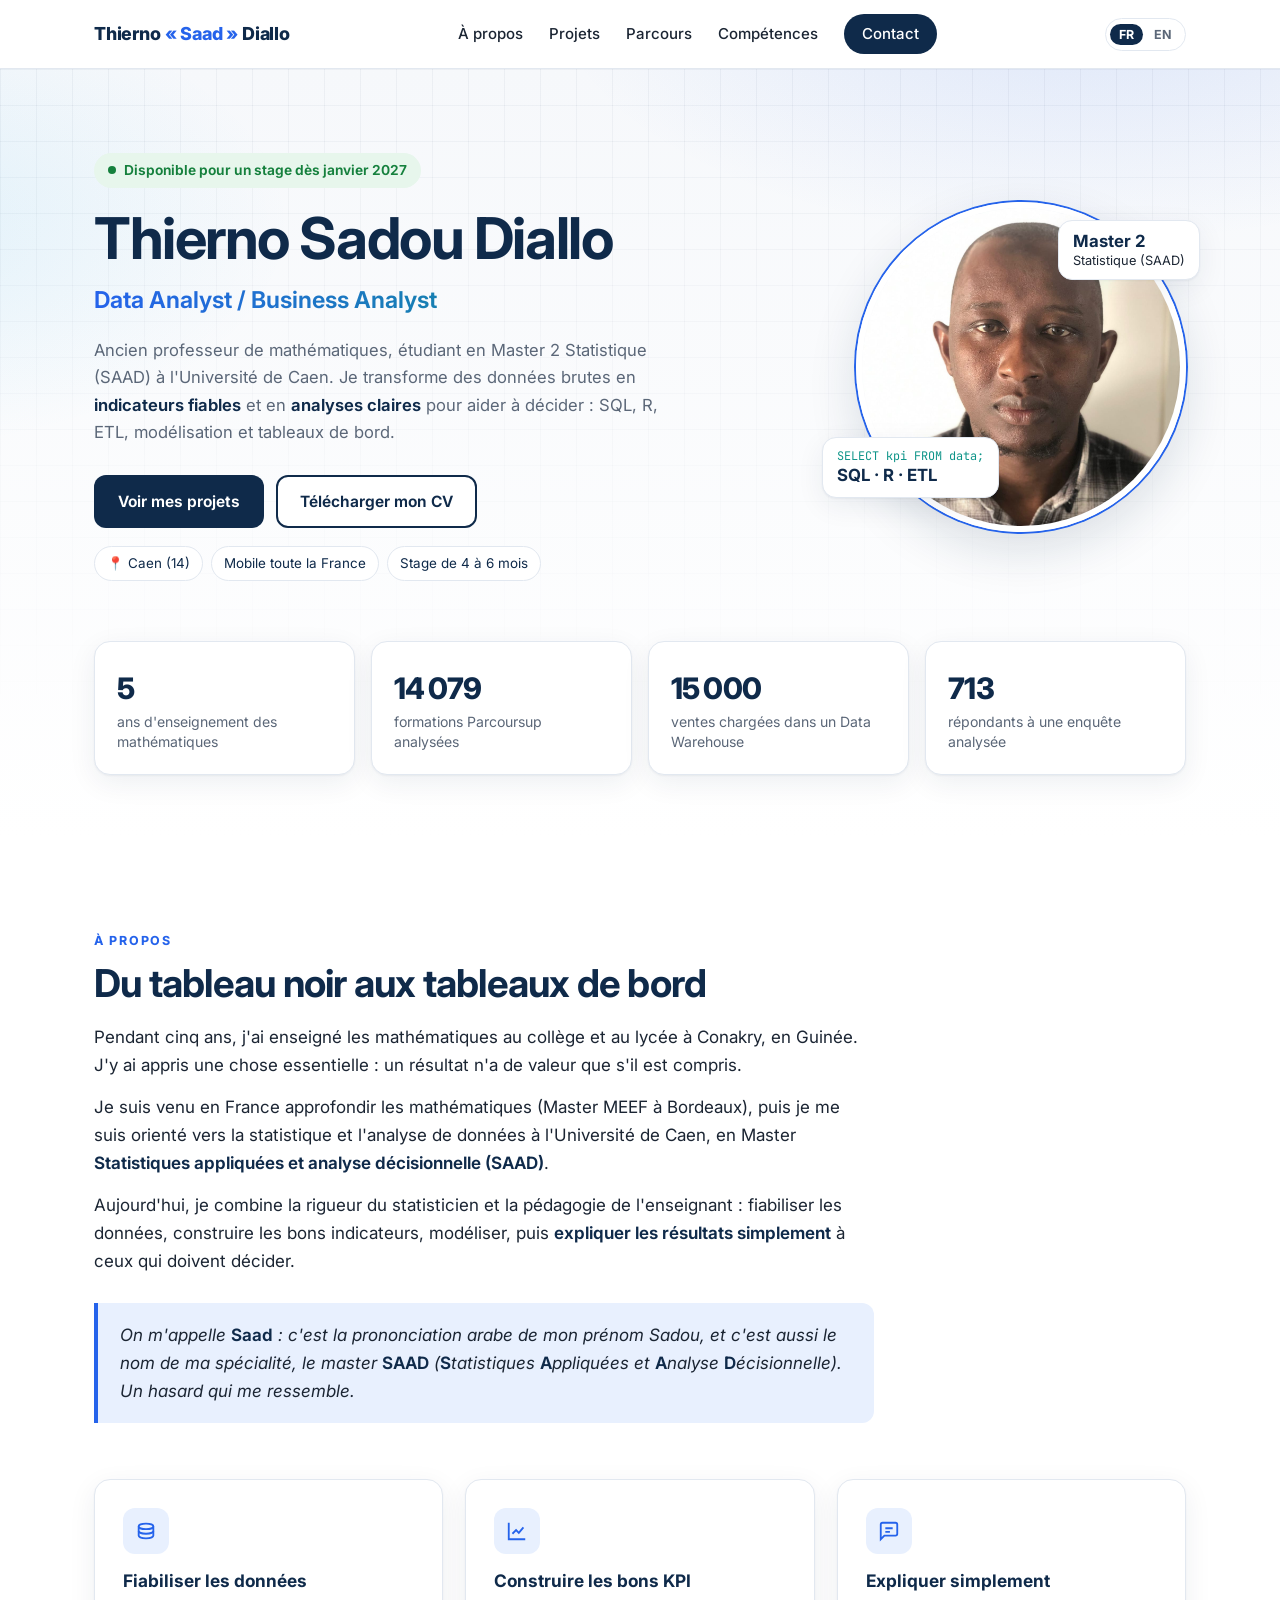
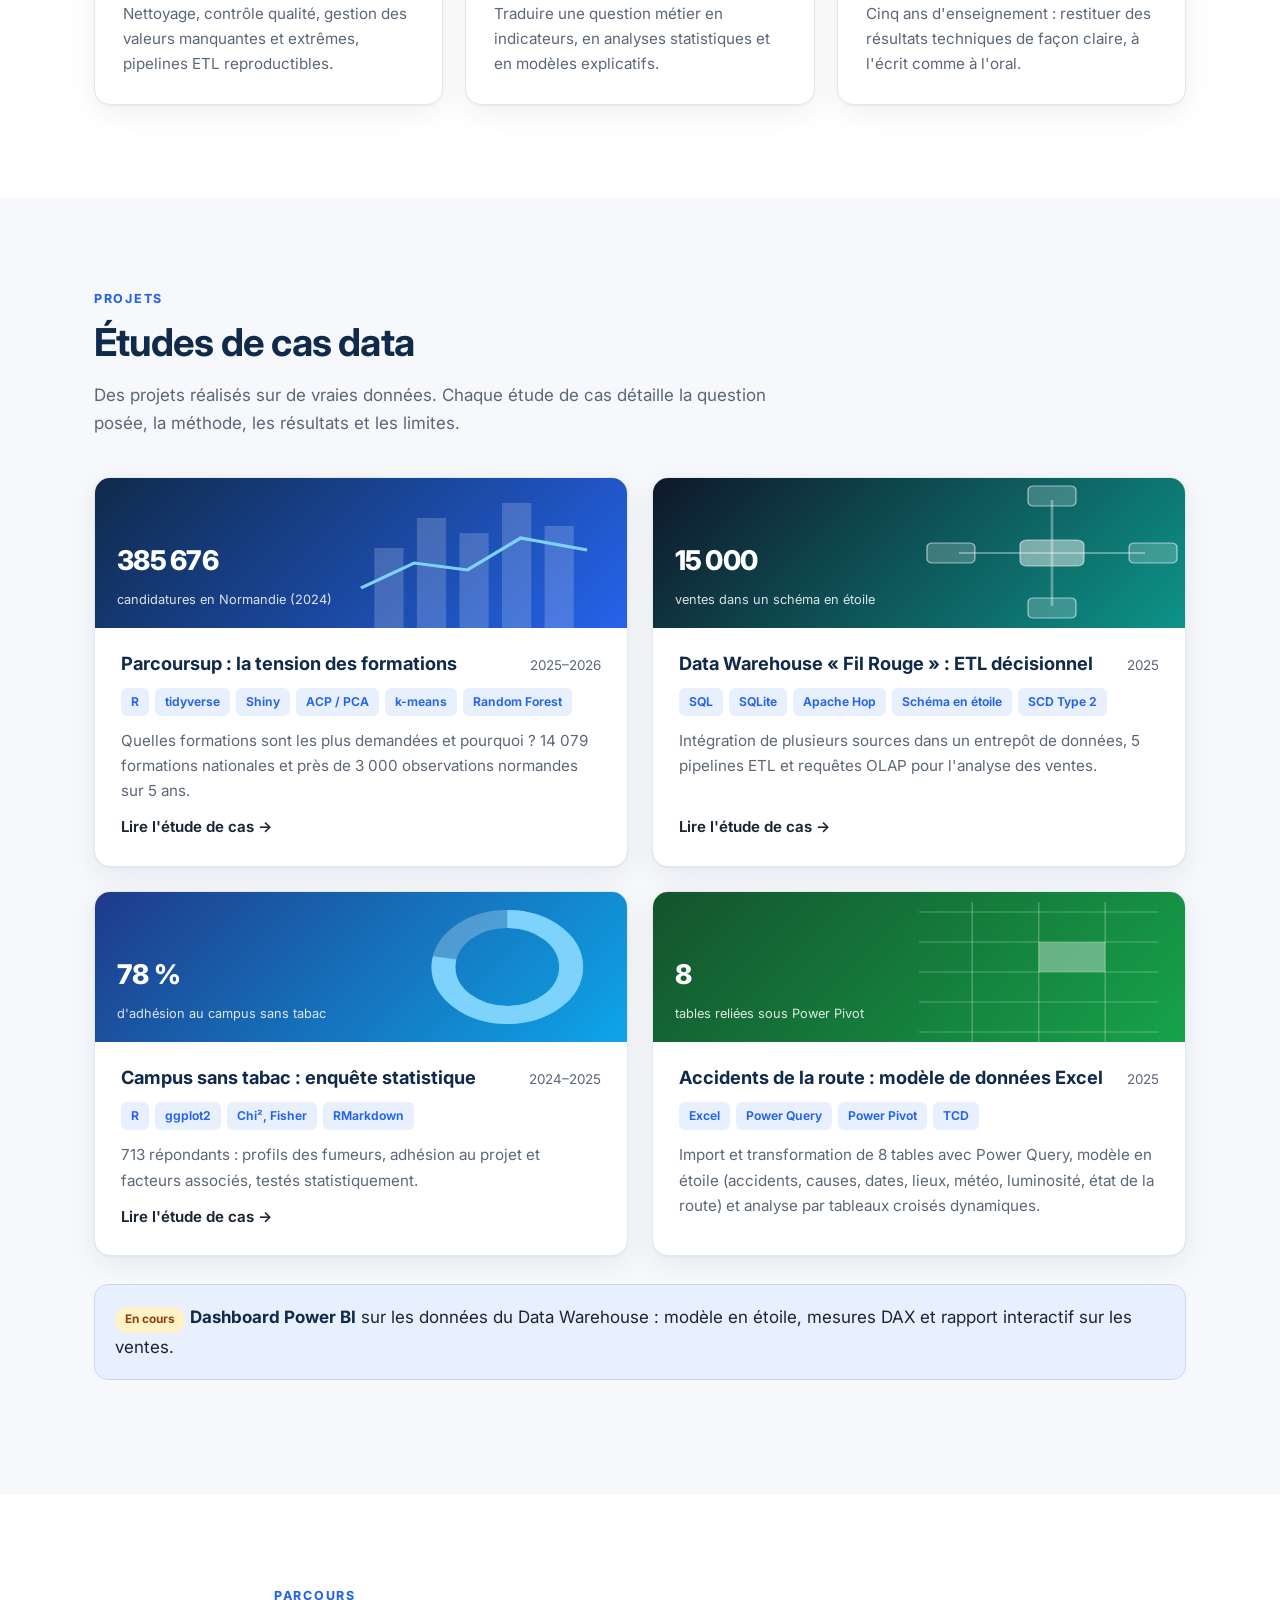
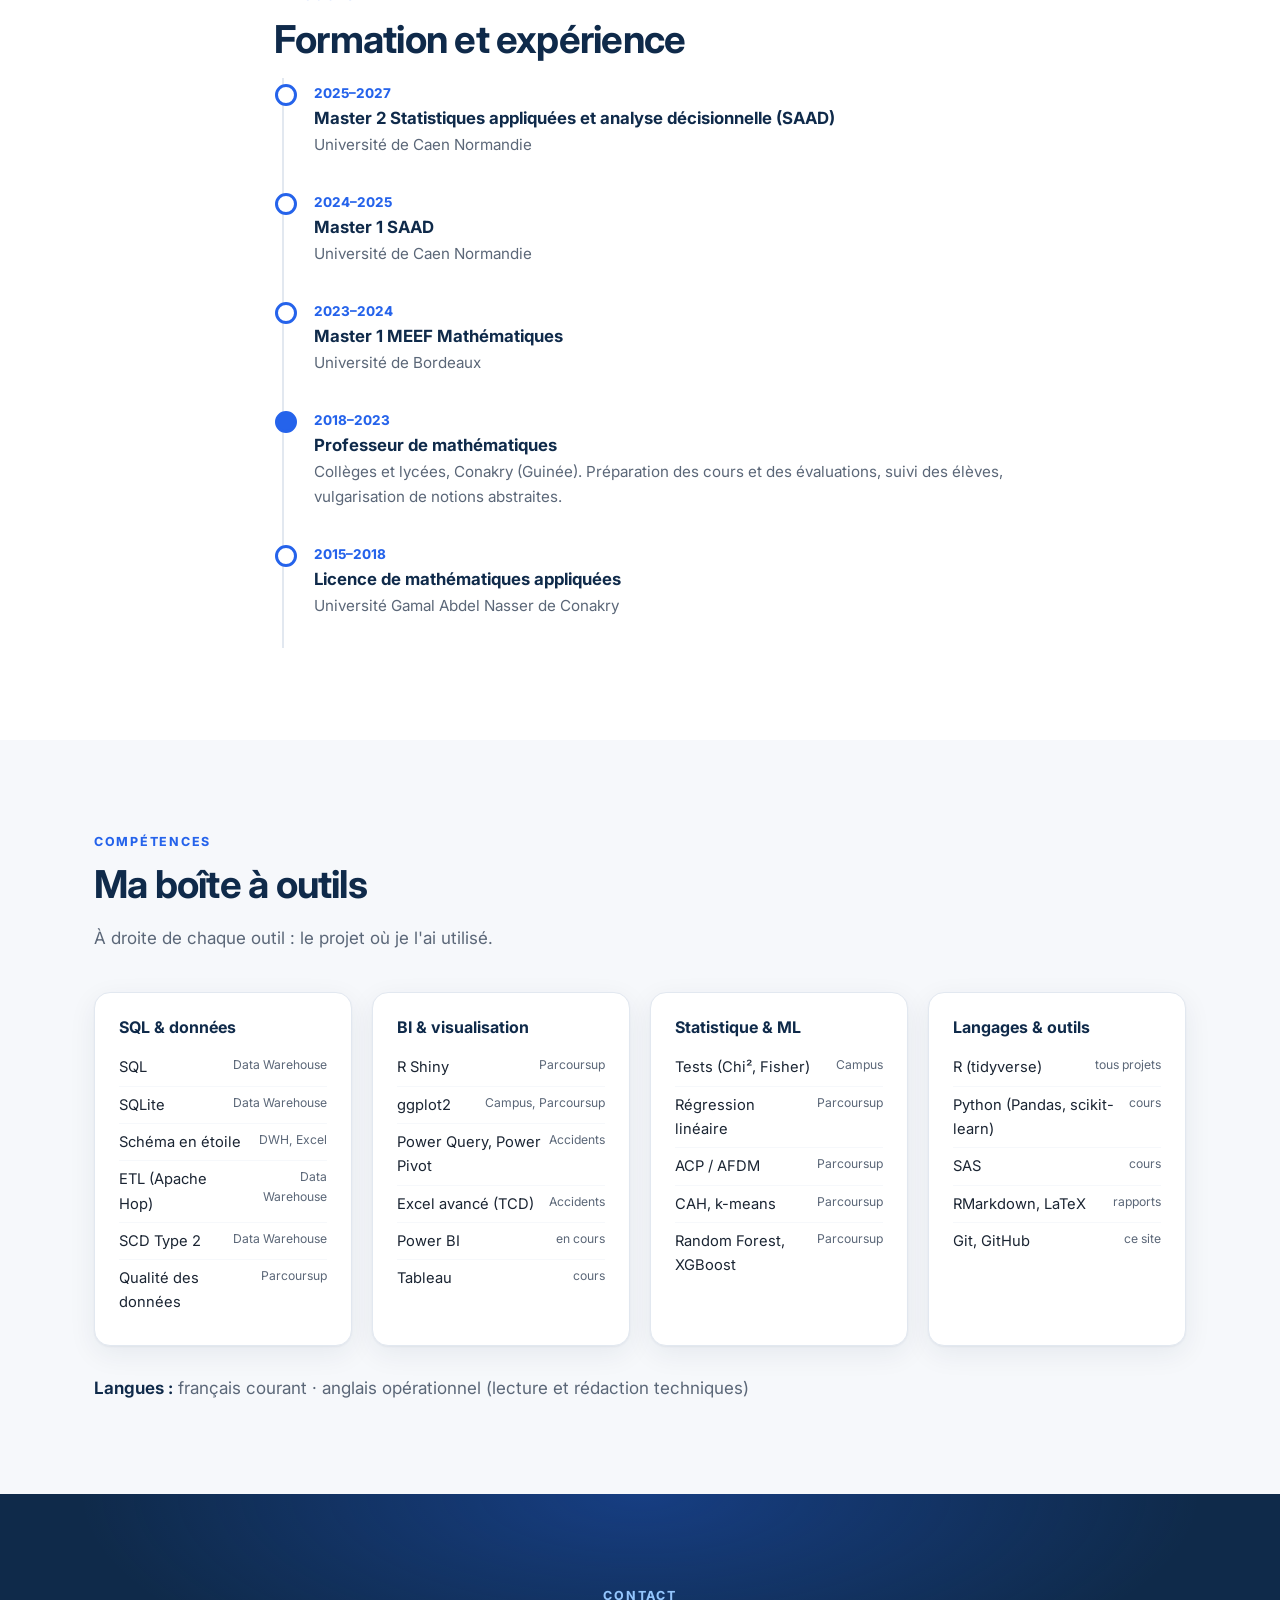
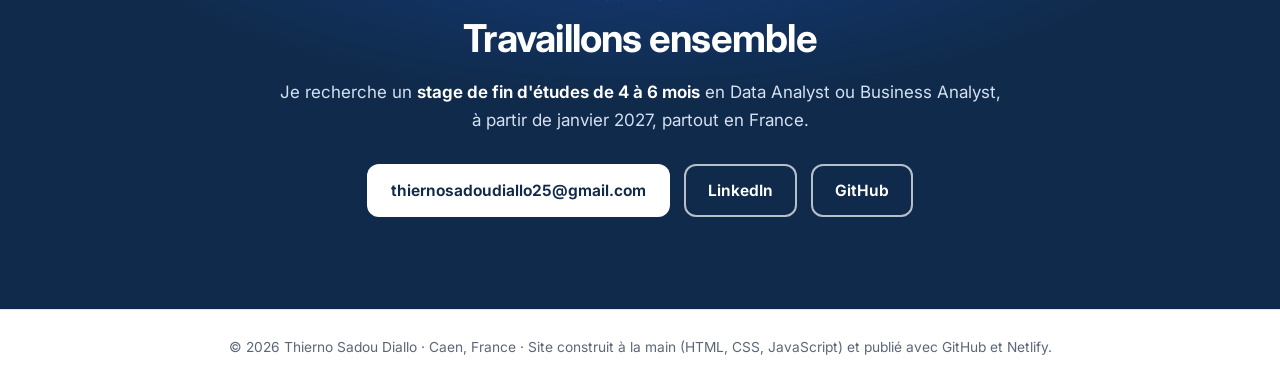
<file: index.html>
<!doctype html>
<html lang="fr" data-title-fr="Thierno Sadou Diallo | Data Analyst" data-title-en="Thierno Sadou Diallo | Data Analyst">
<head>
  <meta charset="utf-8">
  <meta name="viewport" content="width=device-width, initial-scale=1">
  <title>Thierno Sadou Diallo | Data Analyst</title>
  <meta name="description" content="Portfolio de Thierno Sadou Diallo, Master 2 Statistique (SAAD), Université de Caen. Stage de fin d'études Data Analyst / Business Analyst dès janvier 2027. SQL, R, ETL, modélisation, dashboards.">
  <meta property="og:title" content="Thierno Sadou Diallo | Data Analyst">
  <meta property="og:description" content="Ancien professeur de mathématiques, étudiant en Master 2 Statistique. Études de cas data : Parcoursup, Data Warehouse, enquête statistique.">
  <meta property="og:image" content="https://thierno-saad-diallo.fr/assets/photo.jpg">
  <meta property="og:url" content="https://thierno-saad-diallo.fr/">
  <meta property="og:type" content="website">
  <link rel="canonical" href="https://thierno-saad-diallo.fr/">
  <link rel="preconnect" href="https://fonts.googleapis.com">
  <link rel="preconnect" href="https://fonts.gstatic.com" crossorigin>
  <link href="https://fonts.googleapis.com/css2?family=Inter:wght@400;500;600;700;800&family=JetBrains+Mono:wght@400;600&display=swap" rel="stylesheet">
  <link rel="stylesheet" href="styles.css">
</head>
<body>

<header class="site-header">
  <div class="container header-inner">
    <a href="#accueil" class="logo">Thierno <span>« Saad »</span> Diallo</a>
    <nav class="nav" aria-label="Navigation">
      <a href="#apropos"><span class="fr">À propos</span><span class="en">About</span></a>
      <a href="#projets"><span class="fr">Projets</span><span class="en">Projects</span></a>
      <a href="#parcours"><span class="fr">Parcours</span><span class="en">Background</span></a>
      <a href="#competences"><span class="fr">Compétences</span><span class="en">Skills</span></a>
      <a href="#contact" class="nav-cta">Contact</a>
    </nav>
    <div class="header-tools">
      <button class="lang-toggle" aria-label="Changer de langue / Switch language"><span class="l-fr">FR</span><span class="l-en">EN</span></button>
      <button class="nav-toggle" aria-label="Menu" aria-expanded="false"><span></span><span></span><span></span></button>
    </div>
  </div>
</header>

<main>

  <!-- ================= ACCUEIL ================= -->
  <section id="accueil" class="hero">
    <div class="container hero-inner">
      <div>
        <p class="badge"><span class="dot"></span>
          <span class="fr">Disponible pour un stage dès janvier 2027</span>
          <span class="en">Available for an internship from January 2027</span>
        </p>
        <h1>Thierno Sadou Diallo</h1>
        <p class="hero-role">Data Analyst / Business Analyst</p>
        <p class="hero-pitch fr">
          Ancien professeur de mathématiques, étudiant en Master 2 Statistique (SAAD) à l'Université de Caen.
          Je transforme des données brutes en <strong>indicateurs fiables</strong> et en <strong>analyses claires</strong>
          pour aider à décider : SQL, R, ETL, modélisation et tableaux de bord.
        </p>
        <p class="hero-pitch en">
          Former mathematics teacher, now a Master's student in Statistics and Decision Analytics (SAAD) at the University of Caen.
          I turn raw data into <strong>reliable KPIs</strong> and <strong>clear insights</strong>
          that support decisions: SQL, R, ETL, statistical modelling and dashboards.
        </p>
        <div class="hero-actions">
          <a href="#projets" class="btn btn-primary"><span class="fr">Voir mes projets</span><span class="en">View my projects</span></a>
          <a href="assets/CV_Thierno_Diallo_Data_Analyst_SAAD.pdf" class="btn btn-ghost" download="CV_Thierno_Sadou_Diallo_Data_Analyst.pdf">
            <span class="fr">Télécharger mon CV</span><span class="en">Download my CV (French)</span>
          </a>
        </div>
        <div class="hero-meta">
          <span class="chip">📍 Caen (14)</span>
          <span class="chip"><span class="fr">Mobile toute la France</span><span class="en">Open to relocate in France</span></span>
          <span class="chip"><span class="fr">Stage de 4 à 6 mois</span><span class="en">4 to 6-month internship</span></span>
        </div>
      </div>
      <div class="hero-photo">
        <img src="assets/photo.jpg" alt="Thierno Sadou Diallo" width="1200" height="1600">
        <div class="float-card fc-1"><span class="mono">SELECT kpi FROM data;</span><b>SQL · R · ETL</b></div>
        <div class="float-card fc-2"><b>Master 2</b><span class="fr">Statistique (SAAD)</span><span class="en">Statistics (SAAD)</span></div>
      </div>
    </div>

    <div class="container">
      <ul class="stats">
        <li><strong data-count="5">5</strong><span class="fr">ans d'enseignement des mathématiques</span><span class="en">years teaching mathematics</span></li>
        <li><strong data-count="14079">14 079</strong><span class="fr">formations Parcoursup analysées</span><span class="en">Parcoursup programmes analysed</span></li>
        <li><strong data-count="15000">15 000</strong><span class="fr">ventes chargées dans un Data Warehouse</span><span class="en">sales loaded into a data warehouse</span></li>
        <li><strong data-count="713">713</strong><span class="fr">répondants à une enquête analysée</span><span class="en">survey respondents analysed</span></li>
      </ul>
    </div>
  </section>

  <!-- ================= À PROPOS ================= -->
  <section id="apropos" class="section">
    <div class="container">
      <div class="narrow">
        <p class="eyebrow"><span class="fr">À propos</span><span class="en">About me</span></p>
        <h2><span class="fr">Du tableau noir aux tableaux de bord</span><span class="en">From blackboards to dashboards</span></h2>
        <div class="fr">
          <p>Pendant cinq ans, j'ai enseigné les mathématiques au collège et au lycée à Conakry, en Guinée. J'y ai appris une chose essentielle : un résultat n'a de valeur que s'il est compris.</p>
          <p>Je suis venu en France approfondir les mathématiques (Master MEEF à Bordeaux), puis je me suis orienté vers la statistique et l'analyse de données à l'Université de Caen, en Master <strong>Statistiques appliquées et analyse décisionnelle (SAAD)</strong>.</p>
          <p>Aujourd'hui, je combine la rigueur du statisticien et la pédagogie de l'enseignant : fiabiliser les données, construire les bons indicateurs, modéliser, puis <strong>expliquer les résultats simplement</strong> à ceux qui doivent décider.</p>
        </div>
        <div class="en">
          <p>For five years, I taught mathematics in middle and high schools in Conakry, Guinea. It taught me one essential thing: a result is only valuable if people understand it.</p>
          <p>I moved to France to deepen my mathematics background (MEEF Master's in Bordeaux), then specialised in statistics and data analysis at the University of Caen, in the <strong>Applied Statistics and Decision Analytics (SAAD)</strong> Master's programme.</p>
          <p>Today, I combine a statistician's rigour with a teacher's clarity: making data reliable, building the right KPIs, modelling, and <strong>explaining results simply</strong> to decision-makers.</p>
        </div>
        <blockquote class="saad">
          <span class="fr">On m'appelle <strong>Saad</strong> : c'est la prononciation arabe de mon prénom Sadou, et c'est aussi le nom de ma spécialité, le master <strong>SAAD</strong> (<strong>S</strong>tatistiques <strong>A</strong>ppliquées et <strong>A</strong>nalyse <strong>D</strong>écisionnelle). Un hasard qui me ressemble.</span>
          <span class="en">People call me <strong>Saad</strong>: it is the Arabic pronunciation of my first name, Sadou, and also the name of my Master's programme, <strong>SAAD</strong> (<strong>S</strong>tatistiques <strong>A</strong>ppliquées et <strong>A</strong>nalyse <strong>D</strong>écisionnelle). A coincidence that suits me well.</span>
        </blockquote>
      </div>

      <div class="values" style="margin-top:56px">
        <div class="value">
          <div class="value-icon" aria-hidden="true"><svg width="22" height="22" viewBox="0 0 24 24" fill="none" stroke="currentColor" stroke-width="2"><path d="M4 7c0-1.7 3.6-3 8-3s8 1.3 8 3-3.6 3-8 3-8-1.3-8-3Z"/><path d="M4 7v10c0 1.7 3.6 3 8 3s8-1.3 8-3V7"/><path d="M4 12c0 1.7 3.6 3 8 3s8-1.3 8-3"/></svg></div>
          <h3><span class="fr">Fiabiliser les données</span><span class="en">Make data reliable</span></h3>
          <p class="fr">Nettoyage, contrôle qualité, gestion des valeurs manquantes et extrêmes, pipelines ETL reproductibles.</p>
          <p class="en">Cleaning, quality checks, handling missing values and outliers, reproducible ETL pipelines.</p>
        </div>
        <div class="value">
          <div class="value-icon" aria-hidden="true"><svg width="22" height="22" viewBox="0 0 24 24" fill="none" stroke="currentColor" stroke-width="2"><path d="M3 3v18h18"/><path d="M7 15l4-4 3 3 5-6"/></svg></div>
          <h3><span class="fr">Construire les bons KPI</span><span class="en">Build the right KPIs</span></h3>
          <p class="fr">Traduire une question métier en indicateurs, en analyses statistiques et en modèles explicatifs.</p>
          <p class="en">Turn a business question into KPIs, statistical analyses and explanatory models.</p>
        </div>
        <div class="value">
          <div class="value-icon" aria-hidden="true"><svg width="22" height="22" viewBox="0 0 24 24" fill="none" stroke="currentColor" stroke-width="2"><path d="M21 15a2 2 0 0 1-2 2H7l-4 4V5a2 2 0 0 1 2-2h14a2 2 0 0 1 2 2Z"/><path d="M8 9h8M8 13h5"/></svg></div>
          <h3><span class="fr">Expliquer simplement</span><span class="en">Explain simply</span></h3>
          <p class="fr">Cinq ans d'enseignement : restituer des résultats techniques de façon claire, à l'écrit comme à l'oral.</p>
          <p class="en">Five years of teaching: presenting technical results clearly, in writing and in person.</p>
        </div>
      </div>
    </div>
  </section>

  <!-- ================= PROJETS ================= -->
  <section id="projets" class="section section-alt">
    <div class="container">
      <p class="eyebrow"><span class="fr">Projets</span><span class="en">Projects</span></p>
      <h2><span class="fr">Études de cas data</span><span class="en">Data case studies</span></h2>
      <p class="section-intro">
        <span class="fr">Des projets réalisés sur de vraies données. Chaque étude de cas détaille la question posée, la méthode, les résultats et les limites.</span>
        <span class="en">Projects built on real data. Each case study explains the question, the method, the results and the limitations.</span>
      </p>

      <div class="projects">

        <a class="project-card" href="projets/parcoursup.html">
          <div class="project-visual pv-parcoursup">
            <svg viewBox="0 0 400 150" preserveAspectRatio="none" aria-hidden="true">
              <g fill="rgba(255,255,255,.18)"><rect x="210" y="70" width="22" height="80"/><rect x="242" y="40" width="22" height="110"/><rect x="274" y="55" width="22" height="95"/><rect x="306" y="25" width="22" height="125"/><rect x="338" y="48" width="22" height="102"/></g>
              <polyline points="200,110 240,85 280,92 320,60 370,72" fill="none" stroke="#7DD3FC" stroke-width="3"/>
            </svg>
            <div class="pv-kpi"><b data-num="385676">385 676</b><span class="fr">candidatures en Normandie (2024)</span><span class="en">applications in Normandy (2024)</span></div>
          </div>
          <div class="project-body">
            <div class="project-head"><h3><span class="fr">Parcoursup : la tension des formations</span><span class="en">Parcoursup: demand pressure on programmes</span></h3><span class="project-date">2025–2026</span></div>
            <ul class="tags"><li>R</li><li>tidyverse</li><li>Shiny</li><li>ACP / PCA</li><li>k-means</li><li>Random Forest</li></ul>
            <p class="fr">Quelles formations sont les plus demandées et pourquoi ? 14 079 formations nationales et près de 3 000 observations normandes sur 5 ans.</p>
            <p class="en">Which programmes are in highest demand, and why? 14,079 programmes nationwide and nearly 3,000 records for Normandy over 5 years.</p>
            <span class="project-link"><span class="fr">Lire l'étude de cas</span><span class="en">Read the case study</span></span>
          </div>
        </a>

        <a class="project-card" href="projets/data-warehouse.html">
          <div class="project-visual pv-dwh">
            <svg viewBox="0 0 400 150" preserveAspectRatio="none" aria-hidden="true">
              <g stroke="rgba(255,255,255,.35)" stroke-width="2"><line x1="300" y1="75" x2="300" y2="22"/><line x1="300" y1="75" x2="230" y2="75"/><line x1="300" y1="75" x2="370" y2="75"/><line x1="300" y1="75" x2="300" y2="128"/></g>
              <g fill="rgba(255,255,255,.2)" stroke="rgba(255,255,255,.55)"><rect x="276" y="62" width="48" height="26" rx="5" fill="rgba(255,255,255,.45)"/><rect x="282" y="8" width="36" height="20" rx="4"/><rect x="206" y="65" width="36" height="20" rx="4"/><rect x="358" y="65" width="36" height="20" rx="4"/><rect x="282" y="120" width="36" height="20" rx="4"/></g>
            </svg>
            <div class="pv-kpi"><b data-num="15000">15 000</b><span class="fr">ventes dans un schéma en étoile</span><span class="en">sales in a star schema</span></div>
          </div>
          <div class="project-body">
            <div class="project-head"><h3><span class="fr">Data Warehouse « Fil Rouge » : ETL décisionnel</span><span class="en">"Fil Rouge" data warehouse: BI ETL pipeline</span></h3><span class="project-date">2025</span></div>
            <ul class="tags"><li>SQL</li><li>SQLite</li><li>Apache Hop</li><li><span class="fr">Schéma en étoile</span><span class="en">Star schema</span></li><li>SCD Type 2</li></ul>
            <p class="fr">Intégration de plusieurs sources dans un entrepôt de données, 5 pipelines ETL et requêtes OLAP pour l'analyse des ventes.</p>
            <p class="en">Integrating several sources into a data warehouse, with 5 ETL pipelines and OLAP queries for sales analysis.</p>
            <span class="project-link"><span class="fr">Lire l'étude de cas</span><span class="en">Read the case study</span></span>
          </div>
        </a>

        <a class="project-card" href="projets/campus-sans-tabac.html">
          <div class="project-visual pv-campus">
            <svg viewBox="0 0 400 150" preserveAspectRatio="none" aria-hidden="true">
              <circle cx="310" cy="75" r="48" fill="none" stroke="rgba(255,255,255,.25)" stroke-width="18"/>
              <circle cx="310" cy="75" r="48" fill="none" stroke="#7DD3FC" stroke-width="18" stroke-dasharray="235 302" transform="rotate(-90 310 75)"/>
            </svg>
            <div class="pv-kpi"><b>78 %</b><span class="fr">d'adhésion au campus sans tabac</span><span class="en">support for a smoke-free campus</span></div>
          </div>
          <div class="project-body">
            <div class="project-head"><h3><span class="fr">Campus sans tabac : enquête statistique</span><span class="en">Smoke-free campus: survey analysis</span></h3><span class="project-date">2024–2025</span></div>
            <ul class="tags"><li>R</li><li>ggplot2</li><li><span class="fr">Chi², Fisher</span><span class="en">Chi-square, Fisher</span></li><li>RMarkdown</li></ul>
            <p class="fr">713 répondants : profils des fumeurs, adhésion au projet et facteurs associés, testés statistiquement.</p>
            <p class="en">713 respondents: smoker profiles, support for the project and associated factors, statistically tested.</p>
            <span class="project-link"><span class="fr">Lire l'étude de cas</span><span class="en">Read the case study</span></span>
          </div>
        </a>

        <div class="project-card">
          <div class="project-visual pv-excel">
            <svg viewBox="0 0 400 150" preserveAspectRatio="none" aria-hidden="true">
              <g stroke="rgba(255,255,255,.28)"><path d="M200 20h180M200 50h180M200 80h180M200 110h180M200 140h180"/><path d="M240 10v140M290 10v140M340 10v140"/></g>
              <rect x="290" y="50" width="50" height="30" fill="rgba(255,255,255,.35)"/>
            </svg>
            <div class="pv-kpi"><b>8</b><span class="fr">tables reliées sous Power Pivot</span><span class="en">tables linked in Power Pivot</span></div>
          </div>
          <div class="project-body">
            <div class="project-head"><h3><span class="fr">Accidents de la route : modèle de données Excel</span><span class="en">Road accidents: Excel data model</span></h3><span class="project-date">2025</span></div>
            <ul class="tags"><li>Excel</li><li>Power Query</li><li>Power Pivot</li><li><span class="fr">TCD</span><span class="en">Pivot tables</span></li></ul>
            <p class="fr">Import et transformation de 8 tables avec Power Query, modèle en étoile (accidents, causes, dates, lieux, météo, luminosité, état de la route) et analyse par tableaux croisés dynamiques.</p>
            <p class="en">Importing and transforming 8 tables with Power Query, building a star-schema model (accidents, causes, dates, places, weather, lighting, road condition) and analysing it with pivot tables.</p>
          </div>
        </div>

      </div>

      <div class="callout" style="margin-top:28px">
        <span class="status"><span class="fr">En cours</span><span class="en">In progress</span></span>
        <span class="fr"> <b>Dashboard Power BI</b> sur les données du Data Warehouse : modèle en étoile, mesures DAX et rapport interactif sur les ventes.</span>
        <span class="en"> <b>Power BI dashboard</b> on the data warehouse: star-schema model, DAX measures and an interactive sales report.</span>
      </div>
    </div>
  </section>

  <!-- ================= PARCOURS ================= -->
  <section id="parcours" class="section">
    <div class="container narrow">
      <p class="eyebrow"><span class="fr">Parcours</span><span class="en">Background</span></p>
      <h2><span class="fr">Formation et expérience</span><span class="en">Education and experience</span></h2>
      <ol class="timeline">
        <li>
          <span class="tl-date">2025–2027</span>
          <h3><span class="fr">Master 2 Statistiques appliquées et analyse décisionnelle (SAAD)</span><span class="en">Master's (2nd year) in Applied Statistics and Decision Analytics (SAAD)</span></h3>
          <p><span class="fr">Université de Caen Normandie</span><span class="en">University of Caen Normandy</span></p>
        </li>
        <li>
          <span class="tl-date">2024–2025</span>
          <h3><span class="fr">Master 1 SAAD</span><span class="en">Master's (1st year), SAAD</span></h3>
          <p><span class="fr">Université de Caen Normandie</span><span class="en">University of Caen Normandy</span></p>
        </li>
        <li>
          <span class="tl-date">2023–2024</span>
          <h3><span class="fr">Master 1 MEEF Mathématiques</span><span class="en">Master's (1st year) in Mathematics Education (MEEF)</span></h3>
          <p><span class="fr">Université de Bordeaux</span><span class="en">University of Bordeaux</span></p>
        </li>
        <li class="tl-work">
          <span class="tl-date">2018–2023</span>
          <h3><span class="fr">Professeur de mathématiques</span><span class="en">Mathematics teacher</span></h3>
          <p class="fr">Collèges et lycées, Conakry (Guinée). Préparation des cours et des évaluations, suivi des élèves, vulgarisation de notions abstraites.</p>
          <p class="en">Middle and high schools, Conakry (Guinea). Lesson and assessment design, student progress tracking, explaining abstract concepts to non-specialists.</p>
        </li>
        <li>
          <span class="tl-date">2015–2018</span>
          <h3><span class="fr">Licence de mathématiques appliquées</span><span class="en">Bachelor's degree in Applied Mathematics</span></h3>
          <p><span class="fr">Université Gamal Abdel Nasser de Conakry</span><span class="en">Gamal Abdel Nasser University of Conakry</span></p>
        </li>
      </ol>
    </div>
  </section>

  <!-- ================= COMPÉTENCES ================= -->
  <section id="competences" class="section section-alt">
    <div class="container">
      <p class="eyebrow"><span class="fr">Compétences</span><span class="en">Skills</span></p>
      <h2><span class="fr">Ma boîte à outils</span><span class="en">My toolkit</span></h2>
      <p class="section-intro"><span class="fr">À droite de chaque outil : le projet où je l'ai utilisé.</span><span class="en">Next to each tool: the project where I used it.</span></p>
      <div class="skills">
        <div class="skill-card">
          <h3><span class="fr">SQL & données</span><span class="en">SQL & data</span></h3>
          <ul>
            <li>SQL <small>Data Warehouse</small></li>
            <li>SQLite <small>Data Warehouse</small></li>
            <li><span class="fr">Schéma en étoile</span><span class="en">Star schema</span> <small>DWH, Excel</small></li>
            <li>ETL (Apache Hop) <small>Data Warehouse</small></li>
            <li>SCD Type 2 <small>Data Warehouse</small></li>
            <li><span class="fr">Qualité des données</span><span class="en">Data quality</span> <small>Parcoursup</small></li>
          </ul>
        </div>
        <div class="skill-card">
          <h3><span class="fr">BI & visualisation</span><span class="en">BI & visualisation</span></h3>
          <ul>
            <li>R Shiny <small>Parcoursup</small></li>
            <li>ggplot2 <small>Campus, Parcoursup</small></li>
            <li>Power Query, Power Pivot <small><span class="fr">Accidents</span><span class="en">Accidents</span></small></li>
            <li><span class="fr">Excel avancé (TCD)</span><span class="en">Advanced Excel (pivot tables)</span> <small><span class="fr">Accidents</span><span class="en">Accidents</span></small></li>
            <li>Power BI <small><span class="fr">en cours</span><span class="en">in progress</span></small></li>
            <li>Tableau <small><span class="fr">cours</span><span class="en">coursework</span></small></li>
          </ul>
        </div>
        <div class="skill-card">
          <h3><span class="fr">Statistique & ML</span><span class="en">Statistics & ML</span></h3>
          <ul>
            <li><span class="fr">Tests (Chi², Fisher)</span><span class="en">Tests (Chi-square, Fisher)</span> <small>Campus</small></li>
            <li><span class="fr">Régression linéaire</span><span class="en">Linear regression</span> <small>Parcoursup</small></li>
            <li>ACP / AFDM <small>Parcoursup</small></li>
            <li>CAH, k-means <small>Parcoursup</small></li>
            <li>Random Forest, XGBoost <small>Parcoursup</small></li>
          </ul>
        </div>
        <div class="skill-card">
          <h3><span class="fr">Langages & outils</span><span class="en">Languages & tools</span></h3>
          <ul>
            <li>R (tidyverse) <small><span class="fr">tous projets</span><span class="en">all projects</span></small></li>
            <li>Python (Pandas, scikit-learn) <small><span class="fr">cours</span><span class="en">coursework</span></small></li>
            <li>SAS <small><span class="fr">cours</span><span class="en">coursework</span></small></li>
            <li>RMarkdown, LaTeX <small><span class="fr">rapports</span><span class="en">reports</span></small></li>
            <li>Git, GitHub <small><span class="fr">ce site</span><span class="en">this website</span></small></li>
          </ul>
        </div>
      </div>
      <p class="languages"><strong><span class="fr">Langues :</span><span class="en">Languages:</span></strong>
        <span class="fr">français courant · anglais opérationnel (lecture et rédaction techniques)</span>
        <span class="en">French (fluent) · English (working proficiency: technical reading and writing)</span>
      </p>
    </div>
  </section>

  <!-- ================= CONTACT ================= -->
  <section id="contact" class="section contact">
    <div class="container narrow center">
      <p class="eyebrow">Contact</p>
      <h2><span class="fr">Travaillons ensemble</span><span class="en">Let's work together</span></h2>
      <p class="fr">Je recherche un <strong>stage de fin d'études de 4 à 6 mois</strong> en Data Analyst ou Business Analyst, à partir de janvier 2027, partout en France.</p>
      <p class="en">I am looking for a <strong>4 to 6-month end-of-studies internship</strong> as a Data Analyst or Business Analyst, starting January 2027, anywhere in France.</p>
      <div class="contact-actions">
        <a href="mailto:thiernosadoudiallo25@gmail.com" class="btn btn-light">thiernosadoudiallo25@gmail.com</a>
        <a href="https://www.linkedin.com/in/thierno-sadou-diallo-a30179208" class="btn btn-outline-light" target="_blank" rel="noopener">LinkedIn</a>
        <a href="https://github.com/Thiernosadou25" class="btn btn-outline-light" target="_blank" rel="noopener">GitHub</a>
      </div>
    </div>
  </section>

</main>

<footer class="site-footer">
  <div class="container">
    <p>© <span class="year">2026</span> Thierno Sadou Diallo · Caen, France ·
      <span class="fr">Site construit à la main (HTML, CSS, JavaScript) et publié avec GitHub et Netlify.</span>
      <span class="en">Hand-built website (HTML, CSS, JavaScript), published with GitHub and Netlify.</span>
    </p>
  </div>
</footer>

<script src="script.js"></script>
</body>
</html>
</file>
<file: styles.css>
/* =====================================================
   Portfolio Thierno Sadou Diallo, version 2
   Bilingue FR / EN, études de cas, graphiques
   ===================================================== */

:root {
  --navy: #0F2A4A;
  --navy-2: #1F3A5F;
  --accent: #2563EB;
  --accent-2: #0EA5E9;
  --accent-soft: #E8F0FE;
  --teal: #0D9488;
  --bg: #FFFFFF;
  --bg-alt: #F6F8FB;
  --text: #1B2533;
  --muted: #5B6778;
  --border: #E2E8F0;
  --green: #15803D;
  --radius: 16px;
  --shadow: 0 1px 2px rgba(15, 42, 74, .05), 0 8px 28px rgba(15, 42, 74, .07);
  --shadow-lg: 0 18px 50px rgba(15, 42, 74, .14);
  --max: 1140px;
  --font: "Inter", system-ui, -apple-system, "Segoe UI", Roboto, sans-serif;
  --mono: "JetBrains Mono", ui-monospace, Consolas, monospace;
}

* { box-sizing: border-box; margin: 0; padding: 0; }
html { scroll-behavior: smooth; scroll-padding-top: 76px; }
body { font-family: var(--font); color: var(--text); background: var(--bg); line-height: 1.65; font-size: 17px; -webkit-font-smoothing: antialiased; }
img, svg, canvas { max-width: 100%; display: block; }
a { color: var(--accent); text-decoration: none; }
strong { color: var(--navy); font-weight: 650; }

/* ---------- Bilingue ---------- */
html[lang="fr"] .en, html[lang="en"] .fr { display: none !important; }

.container { width: 100%; max-width: var(--max); margin: 0 auto; padding: 0 24px; }
.narrow { max-width: 780px; }
.center { text-align: center; }

/* ---------- En-tête ---------- */
.site-header { position: sticky; top: 0; z-index: 50; background: rgba(255,255,255,.88); backdrop-filter: saturate(160%) blur(10px); border-bottom: 1px solid var(--border); }
.header-inner { display: flex; align-items: center; justify-content: space-between; height: 68px; gap: 16px; }
.logo { font-weight: 800; font-size: 1.12rem; color: var(--navy); letter-spacing: -.01em; white-space: nowrap; }
.logo span { color: var(--accent); }
.nav { display: flex; gap: 26px; align-items: center; }
.nav a { color: var(--text); font-weight: 500; font-size: .94rem; }
.nav a:hover { color: var(--accent); }
.nav .nav-cta { background: var(--navy); color: #fff; padding: 8px 18px; border-radius: 999px; }
.nav .nav-cta:hover { background: var(--accent); color: #fff; }
.header-tools { display: flex; align-items: center; gap: 10px; }
.lang-toggle { border: 1.5px solid var(--border); background: #fff; border-radius: 999px; padding: 5px 4px; display: inline-flex; gap: 2px; cursor: pointer; font: 700 .78rem var(--font); }
.lang-toggle span { padding: 3px 9px; border-radius: 999px; color: var(--muted); }
html[lang="fr"] .lang-toggle .l-fr, html[lang="en"] .lang-toggle .l-en { background: var(--navy); color: #fff; }
.nav-toggle { display: none; background: none; border: 0; cursor: pointer; padding: 8px; }
.nav-toggle span { display: block; width: 24px; height: 2px; background: var(--navy); margin: 5px 0; }

/* ---------- Boutons ---------- */
.btn { display: inline-flex; align-items: center; gap: 8px; padding: 12px 22px; border-radius: 12px; font-weight: 650; font-size: .97rem; transition: .2s; border: 2px solid transparent; cursor: pointer; }
.btn-primary { background: var(--navy); color: #fff; }
.btn-primary:hover { background: var(--accent); transform: translateY(-1px); }
.btn-ghost { border-color: var(--navy); color: var(--navy); background: #fff; }
.btn-ghost:hover { background: var(--navy); color: #fff; }
.btn-light { background: #fff; color: var(--navy); }
.btn-light:hover { background: var(--accent-soft); }
.btn-outline-light { border-color: rgba(255,255,255,.7); color: #fff; }
.btn-outline-light:hover { background: #fff; color: var(--navy); }

/* ---------- Accueil ---------- */
.hero { position: relative; padding: 84px 0 64px; overflow: hidden; background:
  radial-gradient(900px 420px at 85% -10%, rgba(37,99,235,.12), transparent 60%),
  radial-gradient(700px 380px at -10% 20%, rgba(14,165,233,.10), transparent 60%),
  linear-gradient(180deg, var(--bg-alt), #fff); }
.hero::before { content: ""; position: absolute; inset: 0; background-image: linear-gradient(rgba(15,42,74,.045) 1px, transparent 1px), linear-gradient(90deg, rgba(15,42,74,.045) 1px, transparent 1px); background-size: 36px 36px; mask-image: linear-gradient(180deg, #000, transparent 85%); pointer-events: none; }
.hero-inner { position: relative; display: grid; grid-template-columns: 1.35fr 1fr; gap: 56px; align-items: center; }
.badge { display: inline-flex; align-items: center; gap: 8px; background: #E7F6EC; color: var(--green); font-weight: 650; font-size: .86rem; padding: 6px 14px; border-radius: 999px; margin-bottom: 20px; }
.dot { width: 8px; height: 8px; border-radius: 50%; background: var(--green); box-shadow: 0 0 0 0 rgba(21,128,61,.5); animation: pulse 2s infinite; }
@keyframes pulse { 70% { box-shadow: 0 0 0 8px rgba(21,128,61,0); } 100% { box-shadow: 0 0 0 0 rgba(21,128,61,0); } }
.hero h1 { font-size: clamp(2.3rem, 5.2vw, 3.6rem); line-height: 1.06; color: var(--navy); letter-spacing: -.025em; }
.hero-role { font-size: clamp(1.15rem, 2.3vw, 1.45rem); font-weight: 650; margin: 12px 0 18px; background: linear-gradient(90deg, var(--accent), var(--teal)); -webkit-background-clip: text; background-clip: text; color: transparent; }
.hero-pitch { color: var(--muted); max-width: 580px; font-size: 1.04rem; }
.hero-actions { display: flex; gap: 12px; flex-wrap: wrap; margin: 28px 0 18px; }
.hero-meta { display: flex; flex-wrap: wrap; gap: 8px; }
.chip { font-size: .84rem; color: var(--navy); background: #fff; border: 1px solid var(--border); padding: 5px 12px; border-radius: 999px; }
.hero-photo { position: relative; justify-self: end; }
.hero-photo img { width: 100%; height: auto; max-width: 330px; aspect-ratio: 1 / 1; object-fit: cover; object-position: 50% 30%; border-radius: 50%; border: 6px solid #fff; box-shadow: 0 0 0 2px var(--accent), var(--shadow-lg); }
.float-card { position: absolute; background: #fff; border: 1px solid var(--border); border-radius: 14px; box-shadow: var(--shadow); padding: 10px 14px; font-size: .8rem; line-height: 1.3; }
.float-card b { display: block; font-size: 1.05rem; color: var(--navy); }
.float-card.fc-1 { left: -34px; bottom: 34px; }
.float-card.fc-2 { right: -14px; top: 18px; }
.float-card .mono { font-family: var(--mono); font-size: .74rem; color: var(--teal); }

.stats { list-style: none; display: grid; grid-template-columns: repeat(4, 1fr); gap: 16px; margin-top: 60px; position: relative; }
.stats li { background: #fff; border: 1px solid var(--border); border-radius: var(--radius); padding: 22px; box-shadow: var(--shadow); }
.stats strong { display: block; font-size: 1.85rem; color: var(--navy); font-weight: 800; letter-spacing: -.02em; }
.stats span { color: var(--muted); font-size: .88rem; line-height: 1.4; display: block; }

/* ---------- Sections ---------- */
.section { padding: 92px 0; }
.section-alt { background: var(--bg-alt); }
.eyebrow { text-transform: uppercase; letter-spacing: .14em; font-size: .78rem; font-weight: 750; color: var(--accent); margin-bottom: 10px; }
h2 { font-size: clamp(1.75rem, 3.4vw, 2.4rem); color: var(--navy); line-height: 1.18; margin-bottom: 16px; letter-spacing: -.02em; }
h3 { color: var(--navy); line-height: 1.3; }
.section p + p { margin-top: 14px; }
.section-intro { color: var(--muted); margin-bottom: 40px; max-width: 680px; }

/* ---------- Ce que j'apporte ---------- */
.values { display: grid; grid-template-columns: repeat(3, 1fr); gap: 22px; }
.value { background: #fff; border: 1px solid var(--border); border-radius: var(--radius); padding: 28px; box-shadow: var(--shadow); }
.value-icon { width: 46px; height: 46px; border-radius: 12px; display: grid; place-items: center; background: var(--accent-soft); color: var(--accent); margin-bottom: 16px; }
.value h3 { font-size: 1.08rem; margin-bottom: 8px; }
.value p { color: var(--muted); font-size: .95rem; }

.saad { margin-top: 28px; padding: 18px 22px; background: var(--accent-soft); border-left: 4px solid var(--accent); border-radius: 0 12px 12px 0; font-style: italic; }
.saad strong { font-style: normal; }

/* ---------- Cartes projets ---------- */
.projects { display: grid; grid-template-columns: repeat(2, 1fr); gap: 24px; }
.project-card { position: relative; display: flex; flex-direction: column; background: #fff; border: 1px solid var(--border); border-radius: var(--radius); overflow: hidden; box-shadow: var(--shadow); transition: .25s; color: inherit; }
a.project-card:hover { transform: translateY(-4px); box-shadow: var(--shadow-lg); border-color: #c9d6ea; }
.project-visual { height: 150px; position: relative; overflow: hidden; }
.pv-parcoursup { background: linear-gradient(135deg, #0F2A4A, #2563EB); }
.pv-dwh { background: linear-gradient(135deg, #0F172A, #0D9488); }
.pv-campus { background: linear-gradient(135deg, #1E3A8A, #0EA5E9); }
.pv-excel { background: linear-gradient(135deg, #14532D, #16A34A); }
.pv-powerbi { background: repeating-linear-gradient(45deg, #FEF3C7, #FEF3C7 12px, #FDE68A 12px, #FDE68A 24px); }
.project-visual svg { position: absolute; inset: 0; width: 100%; height: 100%; }
.project-visual .pv-kpi { position: absolute; left: 22px; bottom: 16px; color: #fff; }
.pv-kpi b { display: block; font-size: 1.7rem; font-weight: 800; letter-spacing: -.02em; }
.pv-kpi span { font-size: .8rem; opacity: .85; }
.project-body { padding: 24px 26px 26px; display: flex; flex-direction: column; gap: 12px; flex: 1; }
.project-head { display: flex; justify-content: space-between; gap: 12px; align-items: baseline; }
.project-card h3 { font-size: 1.14rem; }
.project-date { color: var(--muted); font-size: .84rem; white-space: nowrap; }
.project-card p { color: var(--muted); font-size: .95rem; }
.tags { list-style: none; display: flex; flex-wrap: wrap; gap: 6px; }
.tags li { background: var(--accent-soft); color: var(--accent); font-size: .76rem; font-weight: 650; padding: 4px 10px; border-radius: 6px; }
.project-link { margin-top: auto; font-weight: 650; font-size: .94rem; }
.project-link::after { content: " →"; }
.status { display: inline-block; font-size: .74rem; font-weight: 700; padding: 3px 10px; border-radius: 999px; background: #FEF3C7; color: #92400E; }

/* ---------- Parcours ---------- */
.timeline { list-style: none; border-left: 2px solid var(--border); margin-left: 8px; }
.timeline li { position: relative; padding: 0 0 30px 30px; }
.timeline li::before { content: ""; position: absolute; left: -9px; top: 6px; width: 16px; height: 16px; border-radius: 50%; background: #fff; border: 3px solid var(--accent); }
.timeline li.tl-work::before { background: var(--accent); }
.tl-date { font-size: .84rem; font-weight: 750; color: var(--accent); }
.timeline h3 { font-size: 1.05rem; margin: 2px 0; }
.timeline p { color: var(--muted); font-size: .95rem; }

/* ---------- Compétences ---------- */
.skills { display: grid; grid-template-columns: repeat(4, 1fr); gap: 20px; }
.skill-card { background: #fff; border: 1px solid var(--border); border-radius: var(--radius); padding: 24px; box-shadow: var(--shadow); }
.skill-card h3 { font-size: 1rem; margin-bottom: 12px; }
.skill-card ul { list-style: none; font-size: .92rem; }
.skill-card li { padding: 6px 0; border-bottom: 1px solid var(--bg-alt); display: flex; justify-content: space-between; gap: 8px; }
.skill-card li:last-child { border-bottom: 0; }
.skill-card li small { color: var(--muted); font-size: .76rem; text-align: right; }
.languages { margin-top: 28px; color: var(--muted); }

/* ---------- Contact ---------- */
.contact { background: radial-gradient(800px 300px at 50% 0%, rgba(37,99,235,.35), transparent 70%), var(--navy); color: #D5E1F2; }
.contact h2, .contact strong { color: #fff; }
.contact .eyebrow { color: #93C5FD; }
.contact-actions { display: flex; gap: 14px; justify-content: center; flex-wrap: wrap; margin-top: 30px; }

.site-footer { padding: 26px 0; text-align: center; color: var(--muted); font-size: .86rem; border-top: 1px solid var(--border); }
.site-footer a { color: var(--muted); text-decoration: underline; }

/* =====================================================
   Pages études de cas
   ===================================================== */
.case-hero { padding: 64px 0 48px; background: linear-gradient(180deg, var(--bg-alt), #fff); border-bottom: 1px solid var(--border); }
.breadcrumb { font-size: .88rem; color: var(--muted); margin-bottom: 18px; }
.breadcrumb a { color: var(--muted); }
.case-hero h1 { font-size: clamp(2rem, 4.4vw, 3rem); color: var(--navy); line-height: 1.12; letter-spacing: -.02em; max-width: 860px; }
.case-hero .lead { color: var(--muted); font-size: 1.1rem; margin-top: 14px; max-width: 760px; }
.case-meta { display: grid; grid-template-columns: repeat(4, 1fr); gap: 16px; margin-top: 34px; }
.case-meta div { background: #fff; border: 1px solid var(--border); border-radius: 12px; padding: 14px 16px; }
.case-meta dt { font-size: .74rem; text-transform: uppercase; letter-spacing: .1em; color: var(--muted); font-weight: 700; }
.case-meta dd { font-weight: 650; color: var(--navy); font-size: .95rem; margin-top: 4px; }

.case { padding: 64px 0 88px; }
.case-grid { display: grid; grid-template-columns: 220px 1fr; gap: 48px; align-items: start; }
.toc { position: sticky; top: 92px; font-size: .9rem; }
.toc p { font-weight: 750; color: var(--navy); margin-bottom: 10px; font-size: .78rem; text-transform: uppercase; letter-spacing: .1em; }
.toc a { display: block; color: var(--muted); padding: 6px 0 6px 12px; border-left: 2px solid var(--border); }
.toc a:hover { color: var(--accent); border-left-color: var(--accent); }
.case-content > section { margin-bottom: 56px; }
.case-content h2 { font-size: 1.6rem; }
.case-content p, .case-content li { color: #344155; }
.case-content ul { padding-left: 20px; margin-top: 12px; }
.case-content li + li { margin-top: 8px; }
.case-content li::marker { color: var(--accent); }

.kpis { display: grid; grid-template-columns: repeat(4, 1fr); gap: 14px; margin: 22px 0; }
.kpi { background: #fff; border: 1px solid var(--border); border-radius: 14px; padding: 18px; box-shadow: var(--shadow); }
.kpi b { display: block; font-size: 1.55rem; color: var(--navy); font-weight: 800; letter-spacing: -.02em; }
.kpi span { color: var(--muted); font-size: .84rem; line-height: 1.35; display: block; }

.chart-card { background: #fff; border: 1px solid var(--border); border-radius: var(--radius); padding: 22px; box-shadow: var(--shadow); margin: 22px 0; }
.chart-card h3 { font-size: 1.02rem; margin-bottom: 4px; }
.chart-card .chart-sub { color: var(--muted); font-size: .86rem; margin-bottom: 14px; }
.chart-box { position: relative; height: 320px; }
.chart-box.tall { height: 380px; }
.chart-note { font-size: .82rem; color: var(--muted); margin-top: 12px; }
.two-col { display: grid; grid-template-columns: 1fr 1fr; gap: 22px; }

.callout { background: var(--accent-soft); border: 1px solid #C7D7FB; border-radius: 14px; padding: 18px 20px; margin: 22px 0; }
.callout.warn { background: #FFF7ED; border-color: #FED7AA; }
.callout.ok { background: #ECFDF5; border-color: #A7F3D0; }
.callout b { color: var(--navy); }

pre.code { background: #0B1220; color: #E2E8F0; border-radius: 14px; padding: 18px 20px; overflow-x: auto; font: .82rem/1.6 var(--mono); margin: 18px 0; }
pre.code .k { color: #7DD3FC; } pre.code .c { color: #64748B; } pre.code .s { color: #FCD34D; }

.steps { counter-reset: s; list-style: none; padding-left: 0 !important; }
.steps li { counter-increment: s; position: relative; padding-left: 44px; }
.steps li::before { content: counter(s); position: absolute; left: 0; top: 0; width: 28px; height: 28px; border-radius: 50%; background: var(--navy); color: #fff; font-weight: 700; font-size: .85rem; display: grid; place-items: center; }

.star-svg { background: #fff; border: 1px solid var(--border); border-radius: var(--radius); padding: 16px; box-shadow: var(--shadow); margin: 22px 0; }

.next-case { display: flex; justify-content: space-between; gap: 16px; flex-wrap: wrap; border-top: 1px solid var(--border); padding-top: 28px; }

/* =====================================================
   Responsive
   ===================================================== */
@media (max-width: 980px) {
  .skills { grid-template-columns: repeat(2, 1fr); }
  .stats, .kpis, .case-meta { grid-template-columns: repeat(2, 1fr); }
  .values { grid-template-columns: 1fr; }
  .case-grid { grid-template-columns: 1fr; }
  .toc { display: none; }
}
@media (max-width: 860px) {
  .projects, .two-col { grid-template-columns: 1fr; }
  .hero-inner { grid-template-columns: 1fr; text-align: center; }
  .hero-photo { order: -1; justify-self: center; }
  .hero-photo img { max-width: 200px; }
  .float-card { display: none; }
  .hero-pitch { margin: 0 auto; }
  .hero-actions, .hero-meta { justify-content: center; }
  .nav-toggle { display: block; }
  .nav { position: absolute; top: 68px; left: 0; right: 0; flex-direction: column; gap: 0; background: #fff; border-bottom: 1px solid var(--border); display: none; }
  .nav.open { display: flex; }
  .nav a { padding: 14px 24px; width: 100%; border-top: 1px solid var(--bg-alt); }
  .nav .nav-cta { border-radius: 0; }
}
@media (max-width: 520px) {
  body { font-size: 16px; }
  .container { padding: 0 16px; }
  .section { padding: 64px 0; }
  .hero { padding: 48px 0 40px; }
  .logo { font-size: .98rem; }
  .stats { gap: 10px; }
  .stats li { padding: 14px; }
  .stats strong { font-size: 1.35rem; }
  .skills { grid-template-columns: 1fr; }
  .project-head { flex-direction: column; gap: 2px; }
  .chart-box { height: 280px; }
  .kpi b { font-size: 1.25rem; }
}
@media (prefers-reduced-motion: reduce) { * { animation: none !important; transition: none !important; scroll-behavior: auto !important; } }
</file>
